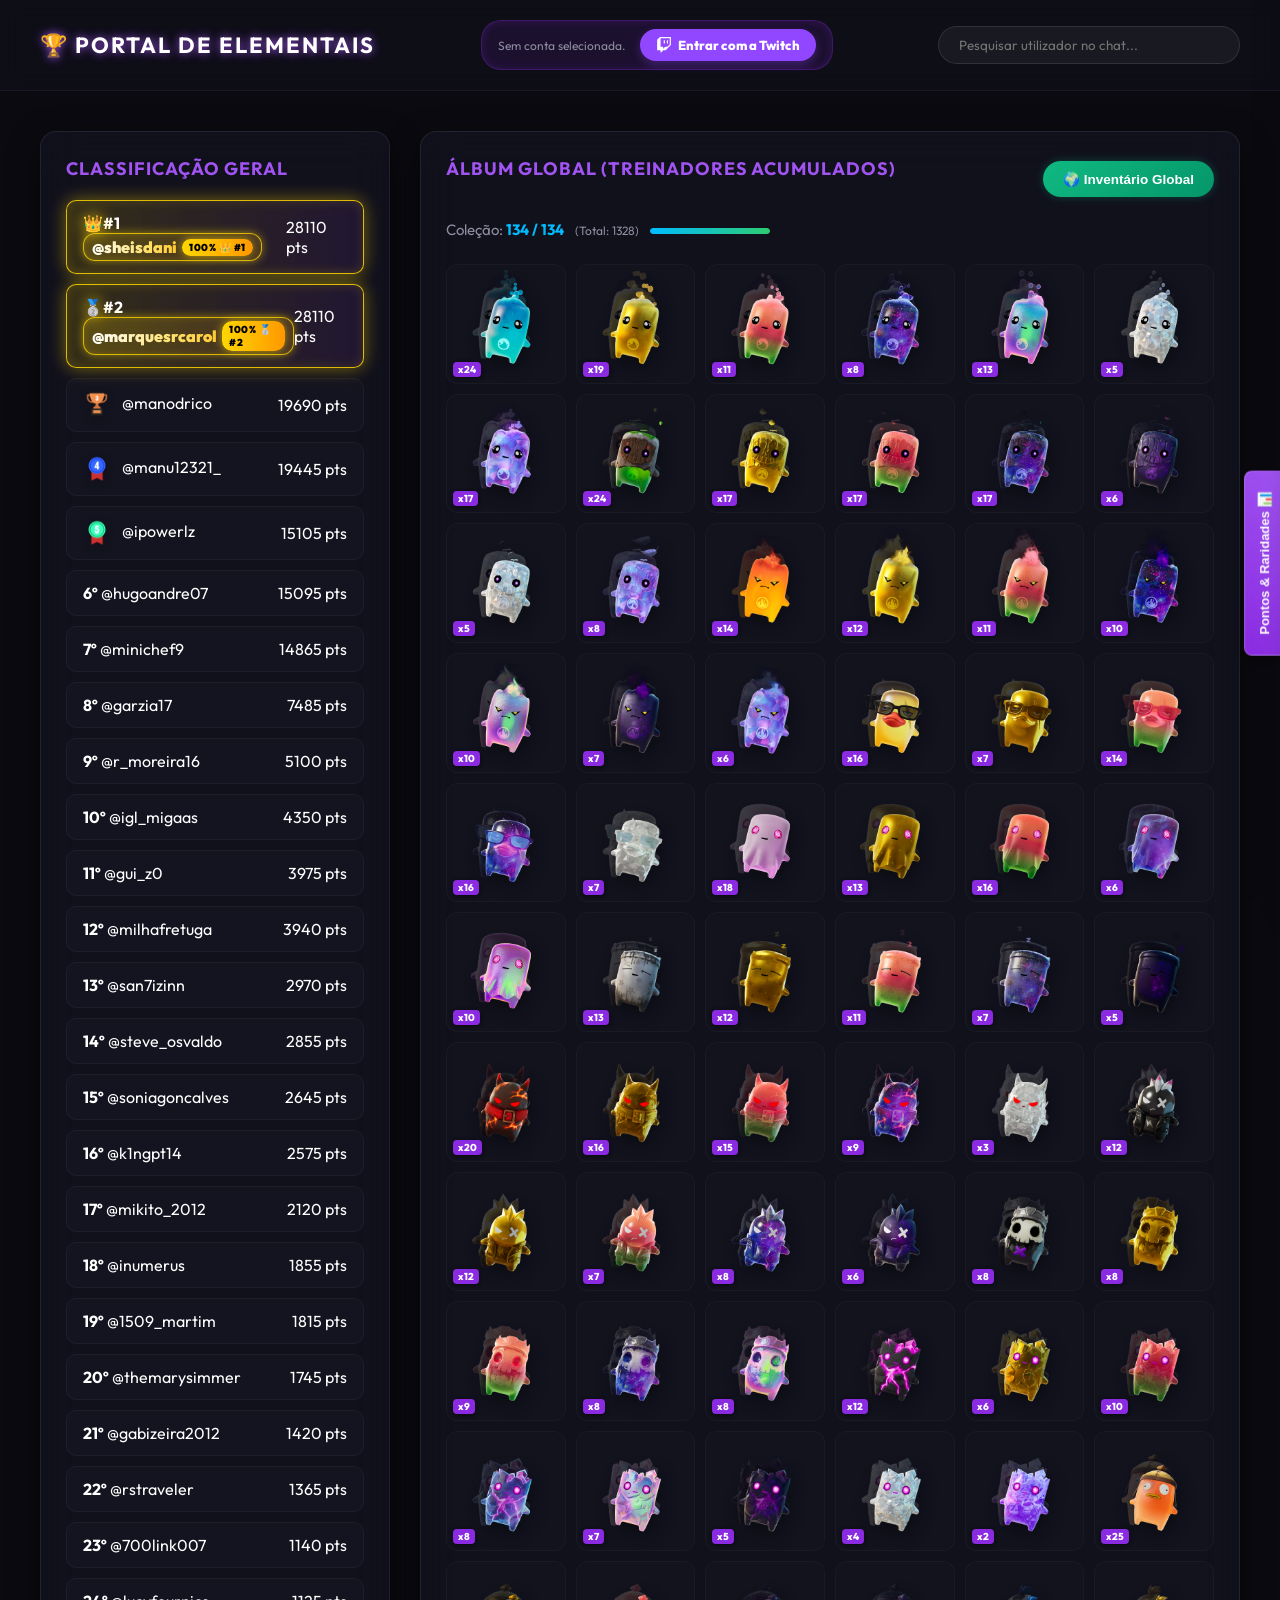
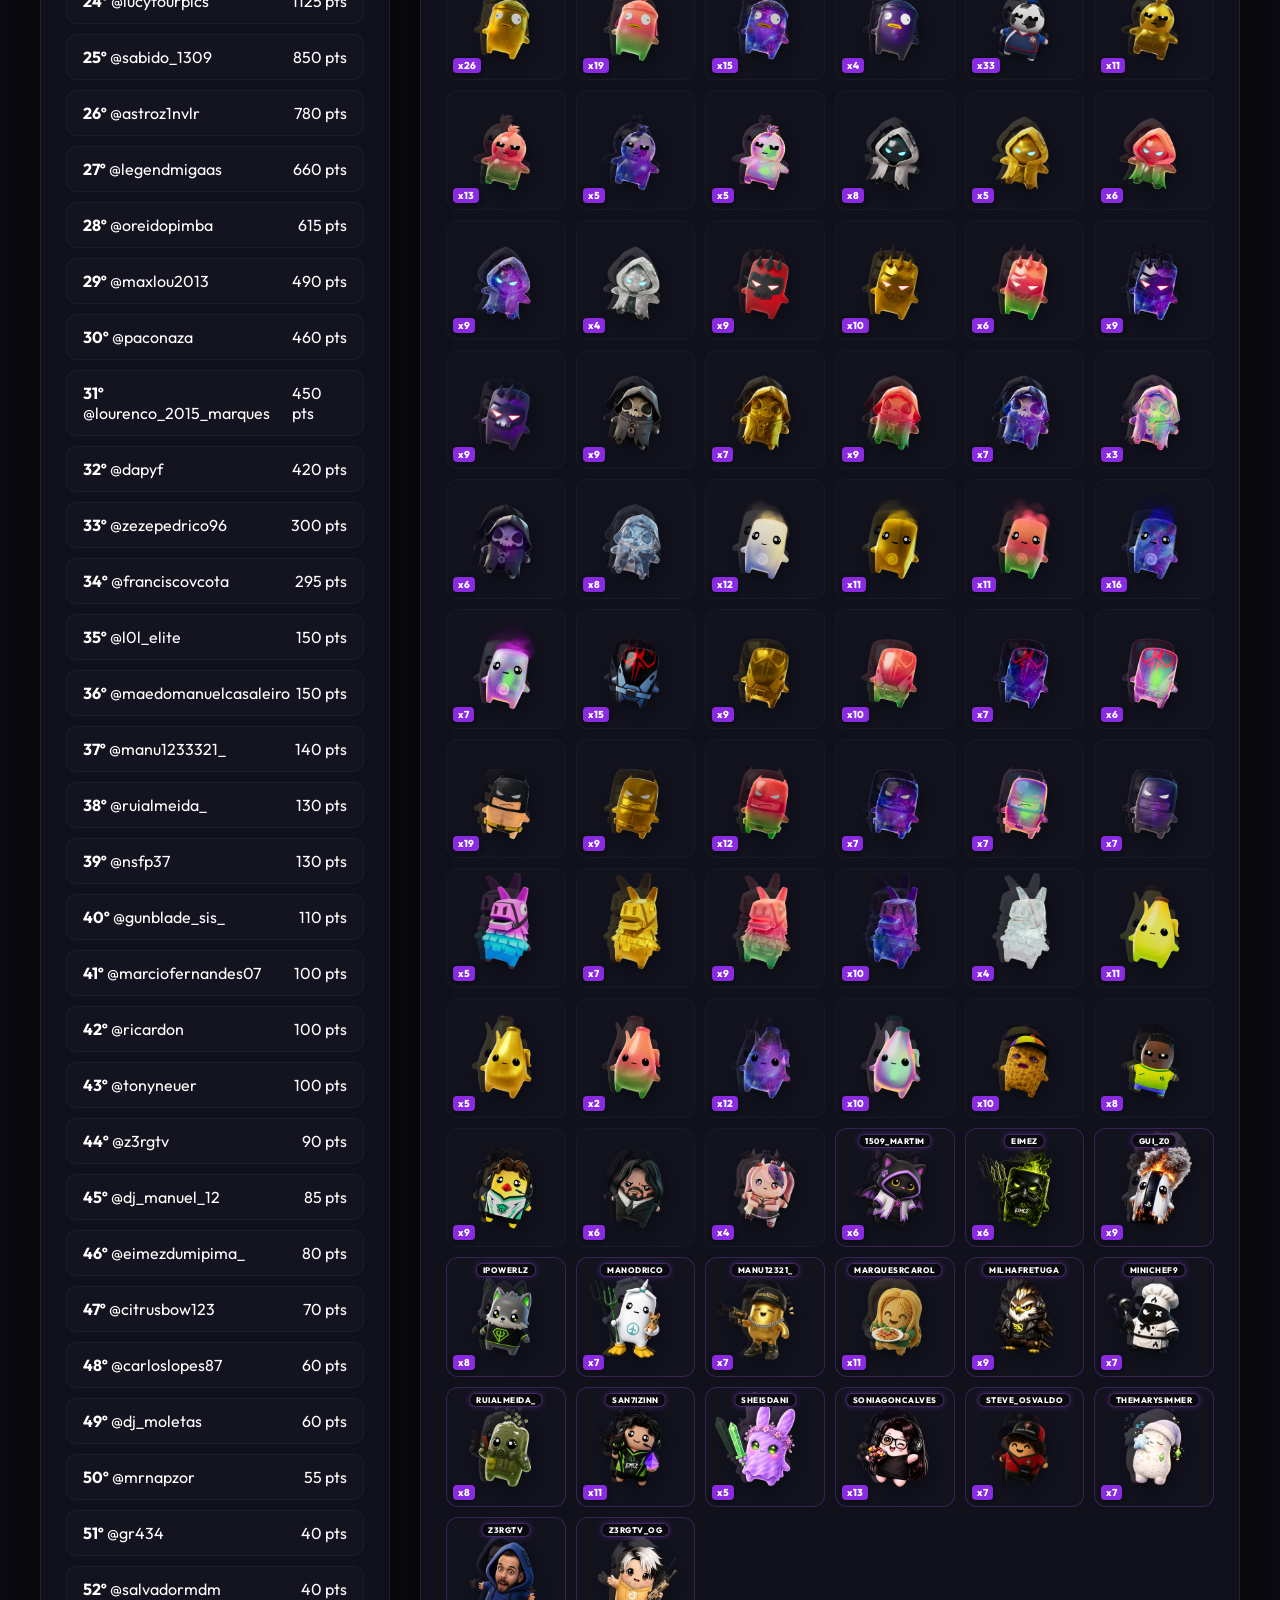
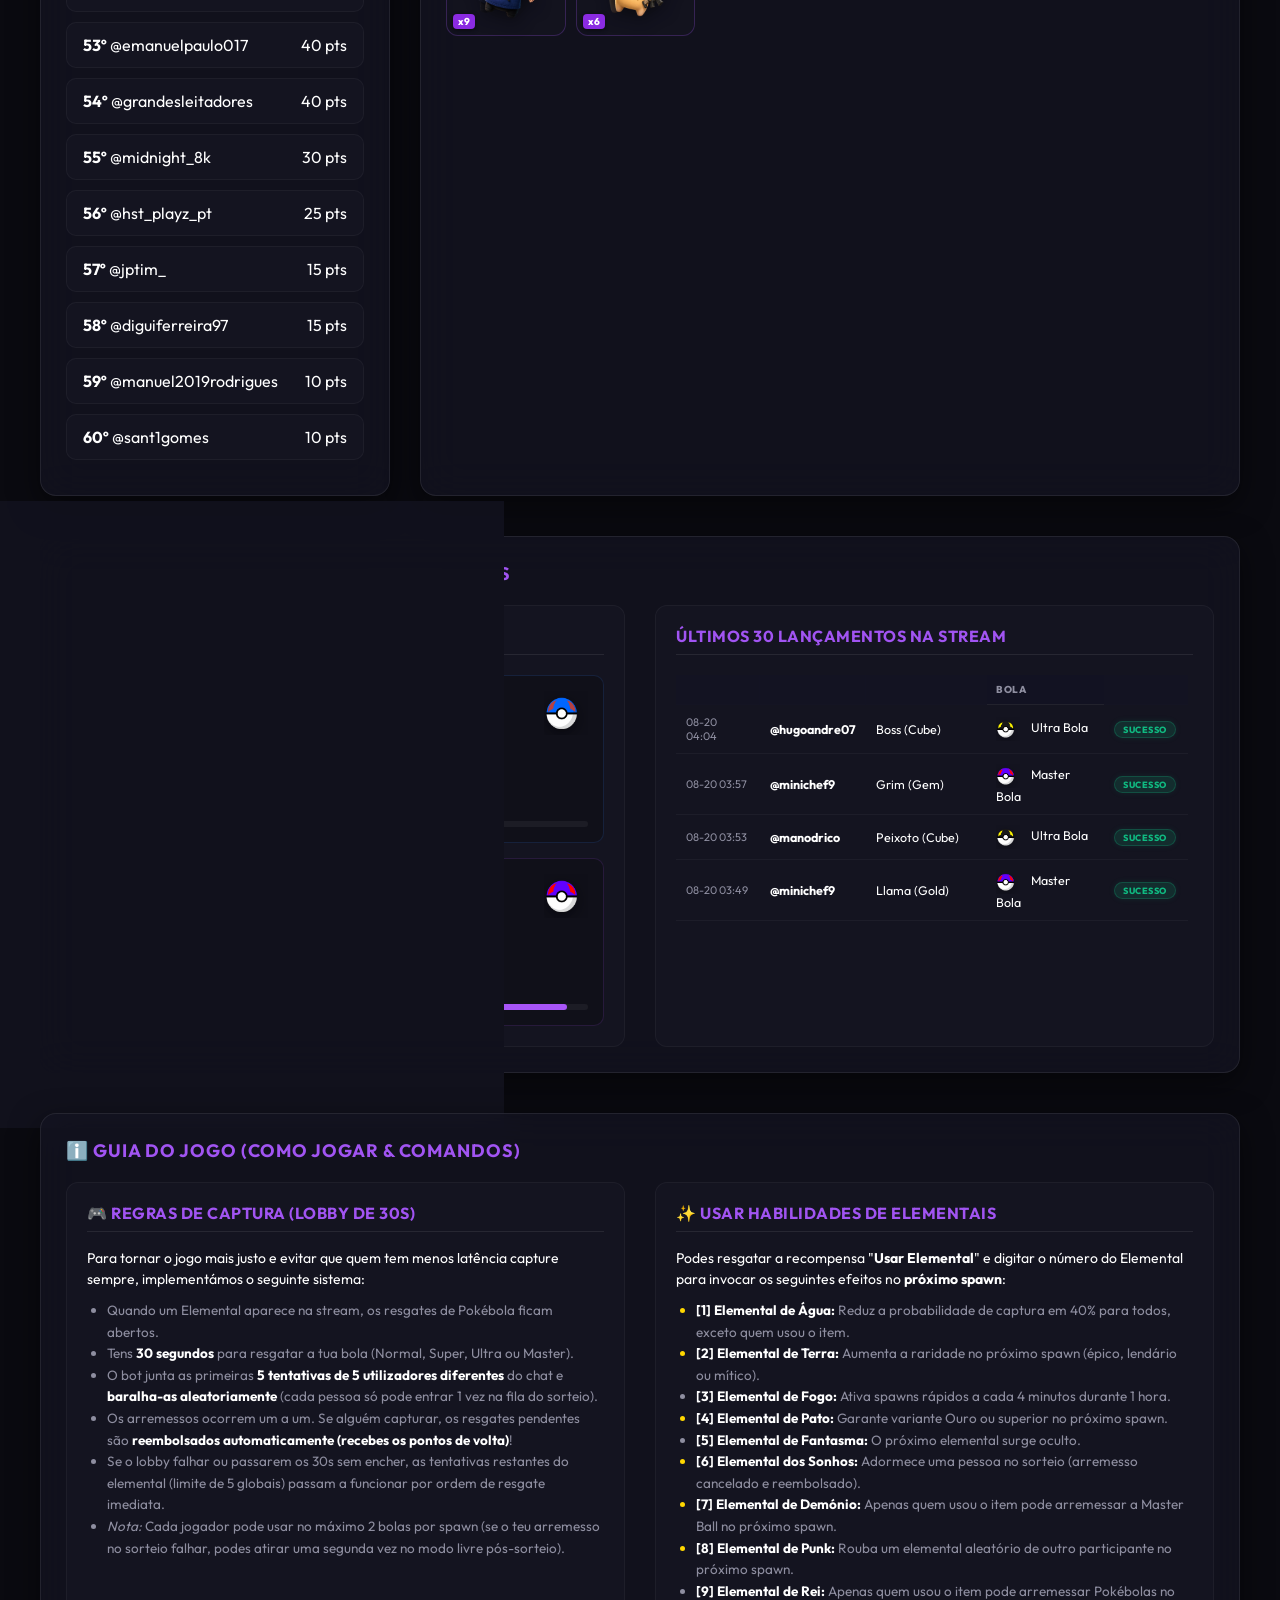
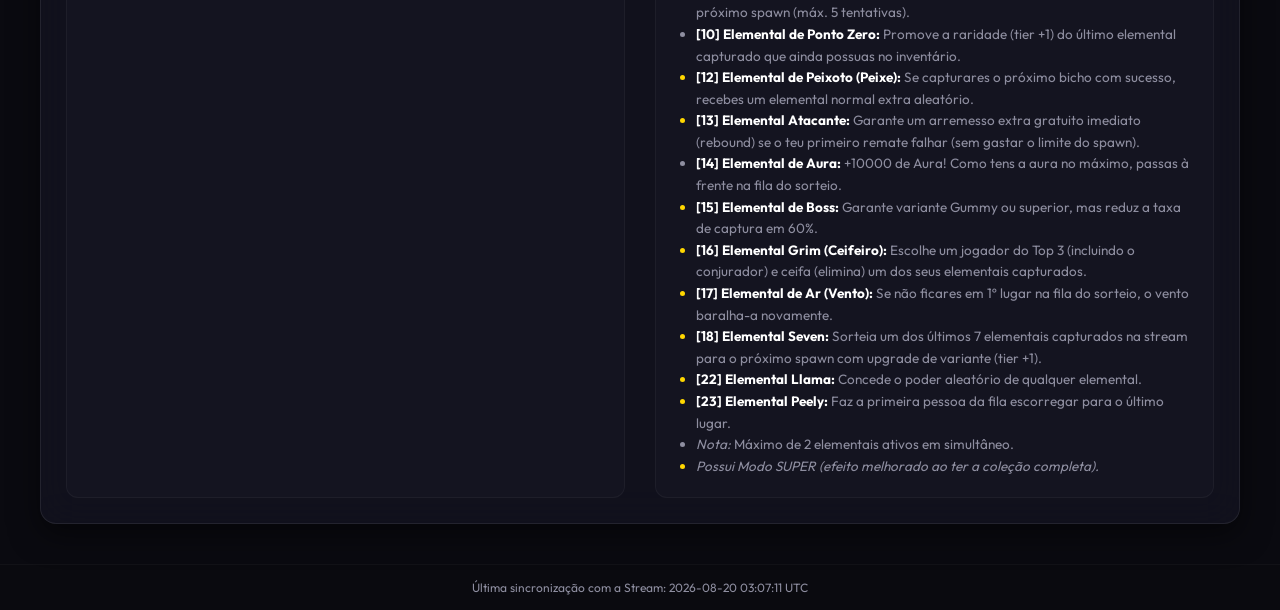
<file: index.html>
<!DOCTYPE html>
<html lang="pt">
<head>
    <meta charset="UTF-8">
    <meta name="viewport" content="width=device-width, initial-scale=1.0">
    <title>Portal de Elementais - Z3RGtv</title>
    <link rel="stylesheet" href="site_style.css?v=5.1">
</head>
<body>

    <header>
        <h1>🏆 PORTAL DE ELEMENTAIS</h1>
        <div id="my-profile-container" class="my-profile-container">
            <!-- Injetado pelo JS -->
        </div>
        <div class="search-container">
            <input type="text" id="search-input" placeholder="Pesquisar utilizador no chat...">
        </div>
    </header>

    <main class="main-container">
        <!-- Coluna Esquerda: Ranking -->
        <section class="ranking-section">
            <h2>Classificação Geral</h2>
            <div id="ranking-list" class="ranking-list">
                <!-- Injetado dinamicamente pelo JS -->
            </div>
        </section>

        <!-- Coluna Direita: Álbum de Cartas -->
        <section class="collection-section">
            <div class="collection-header-row">
                <h2 id="view-title">Seleciona um utilizador para ver a coleção</h2>
                <div class="collection-actions">
                    <button id="btn-ver-globais" class="btn-global">🌍 Inventário Global</button>
                    <button id="btn-propor-troca" class="btn hidden">Propor Troca 🔄</button>
                    <button id="btn-definir-conta" class="btn btn-secondary hidden">Esta é a minha Conta 👤</button>
                </div>
            </div>
            <p id="user-points-panel" class="hidden">
                <span id="user-points-label-container">Pontuação Total: <span id="user-points-val">0</span> pts <span class="divider">|</span></span> 
                Coleção: <strong id="user-progress-val" style="color: #00bcff;">0 / 0</strong>
                <span class="progress-bar-container">
                    <span id="user-progress-bar" class="progress-bar-fill"></span>
                </span>
            </p>
            
            <!-- Propostas pendentes para o utilizador atual -->
            <div id="propostas-pendentes-container" class="propostas-container hidden">
                <!-- Injetado pelo JS -->
            </div>

            <div id="site-grid" class="site-grid">
                <!-- Injetado dinamicamente pelo JS -->
            </div>
        </section>
    </main>

    <!-- Estatísticas & Histórico de Lançamentos -->
    <section class="stats-section">
        <h2>📊 Estatísticas e Histórico de Pokébolas</h2>
        <div class="stats-container">
            <!-- Painel de Cartões de Bolas -->
            <div class="stats-card">
                <h3>Taxa de Sucesso por Bola</h3>
                <div id="stats-balls-container" class="stats-balls-grid">
                    <!-- Gerado dinamicamente pelo JS -->
                </div>
            </div>

            <!-- Painel de Lançamentos Recentes -->
            <div class="stats-card">
                <h3>Últimos 30 Lançamentos na Stream</h3>
                <div class="stats-feed-wrapper">
                    <table class="tabela-recentes">
                        <thead>
                            <tr>
                                <th>Data/Hora</th>
                                <th>Utilizador</th>
                                <th>Elemental</th>
                                <th>Bola</th>
                                <th>Resultado</th>
                            </tr>
                        </thead>
                        <tbody id="stats-recent-feed">
                            <!-- Gerado dinamicamente pelo JS -->
                            <tr>
                                <td colspan="5" style="text-align: center; color: var(--text-muted); padding: 20px;">Nenhum lançamento registado ainda.</td>
                            </tr>
                        </tbody>
                    </table>
                </div>
            </div>
        </div>
    </section>

    <!-- Guia de Como Jogar & Habilidades -->
    <section class="instructions-section">
        <h2>ℹ️ Guia do Jogo (Como Jogar & Comandos)</h2>
        <div class="instructions-grid">
            <div class="instruction-card">
                <h3>🎮 Regras de Captura (Lobby de 30s)</h3>
                <p>Para tornar o jogo mais justo e evitar que quem tem menos latência capture sempre, implementámos o seguinte sistema:</p>
                <ul>
                    <li>Quando um Elemental aparece na stream, os resgates de Pokébola ficam abertos.</li>
                    <li>Tens <strong>30 segundos</strong> para resgatar a tua bola (Normal, Super, Ultra ou Master).</li>
                    <li>O bot junta as primeiras <strong>5 tentativas de 5 utilizadores diferentes</strong> do chat e <strong>baralha-as aleatoriamente</strong> (cada pessoa só pode entrar 1 vez na fila do sorteio).</li>
                    <li>Os arremessos ocorrem um a um. Se alguém capturar, os resgates pendentes são <strong>reembolsados automaticamente (recebes os pontos de volta)</strong>!</li>
                    <li>Se o lobby falhar ou passarem os 30s sem encher, as tentativas restantes do elemental (limite de 5 globais) passam a funcionar por ordem de resgate imediata.</li>
                    <li><em>Nota:</em> Cada jogador pode usar no máximo 2 bolas por spawn (se o teu arremesso no sorteio falhar, podes atirar uma segunda vez no modo livre pós-sorteio).</li>
                </ul>
            </div>
            <div class="instruction-card">
                <h3>✨ Usar Habilidades de Elementais</h3>
                <p>Podes resgatar a recompensa "<strong>Usar Elemental</strong>" e digitar o número do Elemental para invocar os seguintes efeitos no <strong>próximo spawn</strong>:</p>
                <ul>
                    <li class="super-item"><strong id="water-effect-label">[1] Elemental de Água:</strong> Reduz a probabilidade de captura em <span id="water-effect-percentage">40%</span> para todos, exceto quem usou o item.</li>
                    <li class="super-item"><strong id="earth-effect-label">[2] Elemental de Terra:</strong> Aumenta a raridade no próximo spawn (<span id="earth-effect-text">épico, lendário ou mítico</span>).</li>
                    <li><strong>[3] Elemental de Fogo:</strong> Ativa spawns rápidos a cada 4 minutos durante 1 hora.</li>
                    <li class="super-item"><strong id="duck-effect-label">[4] Elemental de Pato:</strong> Garante variante <span id="duck-effect-text">Ouro ou superior</span> no próximo spawn.</li>
                    <li><strong>[5] Elemental de Fantasma:</strong> O próximo elemental surge oculto.</li>
                    <li class="super-item"><strong id="sleepy-effect-label">[6] Elemental dos Sonhos:</strong> Adormece <span id="sleepy-effect-text">uma pessoa</span> no sorteio (arremesso cancelado e reembolsado).</li>
                    <li class="super-item"><strong id="demon-effect-label">[7] Elemental de Demónio:</strong> Apenas quem usou o item pode arremessar a <span id="demon-effect-text">Master Ball</span> no próximo spawn.</li>
                    <li class="super-item"><strong id="punk-effect-label">[8] Elemental de Punk:</strong> Rouba um elemental aleatório de <span id="punk-effect-text">outro participante</span> no próximo spawn.</li>
                    <li><strong>[9] Elemental de Rei:</strong> Apenas quem usou o item pode arremessar Pokébolas no próximo spawn (máx. 5 tentativas).</li>
                    <li><strong>[10] Elemental de Ponto Zero:</strong> Promove a raridade (tier +1) do último elemental capturado que ainda possuas no inventário.</li>
                    <li class="super-item"><strong id="peixe-effect-label">[12] Elemental de Peixoto (Peixe):</strong> Se capturares o próximo bicho com sucesso, recebes <span id="peixe-effect-text">um elemental normal extra</span> aleatório.</li>
                    <li class="super-item"><strong id="atacante-effect-label">[13] Elemental Atacante:</strong> Garante um arremesso extra gratuito imediato (<span id="atacante-effect-text">rebound</span>) se o teu primeiro remate falhar (sem gastar o limite do spawn).</li>
                    <li><strong>[14] Elemental de Aura:</strong> +10000 de Aura! Como tens a aura no máximo, passas à frente na fila do sorteio.</li>
                    <li class="super-item"><strong id="boss-effect-label">[15] Elemental de Boss:</strong> Garante variante <span id="boss-effect-text">Gummy ou superior</span>, mas reduz a taxa de captura em 60%.</li>
                    <li class="super-item"><strong id="grim-effect-label">[16] Elemental Grim (Ceifeiro):</strong> Escolhe <span id="grim-effect-text">um jogador do Top 3</span> (incluindo o conjurador) e ceifa (elimina) um dos seus elementais capturados.</li>
                    <li class="super-item"><strong id="vento-effect-label">[17] Elemental de Ar (Vento):</strong> Se não ficares em 1º lugar na fila do sorteio, o vento <span id="vento-effect-text">baralha-a novamente</span>.</li>
                    <li class="super-item"><strong id="seven-effect-label">[18] Elemental Seven:</strong> Sorteia um dos últimos 7 elementais capturados na stream para o próximo spawn com <span id="seven-effect-text">upgrade de variante (tier +1)</span>.</li>
                    <li class="super-item"><strong id="llama-effect-label">[22] Elemental Llama:</strong> Concede o <span id="llama-effect-text">poder aleatório de qualquer elemental</span>.</li>
                    <li class="super-item"><strong id="peely-effect-label">[23] Elemental Peely:</strong> Faz a <span id="peely-effect-text">primeira pessoa da fila</span> escorregar para o último lugar.</li>
                    <li><em>Nota:</em> Máximo de 2 elementais ativos em simultâneo.</li>
                    <li class="super-item"><em>Possui Modo SUPER (efeito melhorado ao ter a coleção completa).</em></li>
                </ul>
            </div>
        </div>
    </section>

    <footer id="update-timer">
        A carregar dados da stream...
        <!-- v1.2 - Seven (18), Llama (22), Peely (23) -->
    </footer>

    <!-- Modal do Assistente de Proposta de Troca -->
    <div id="modal-troca" class="modal hidden">
        <div class="modal-content">
            <span class="close-modal" id="btn-fechar-modal">&times;</span>
            <h2>Assistente de Troca 🔄</h2>
            <p class="modal-desc">Estás a propor uma troca a <strong id="modal-target-username">@jogador</strong>. Seleciona as cartas correspondentes:</p>
            
            <div class="troca-wizard-row">
                <!-- Lado Esquerdo: Eu ofereço -->
                <div class="wizard-side">
                    <h3>Eu Ofereço:</h3>
                    <div id="my-offer-card-selection" class="wizard-grid">
                        <!-- Minhas cartas disponíveis -->
                    </div>
                </div>

                <!-- Seta indicadora -->
                <div class="wizard-divider">➡️</div>

                <!-- Lado Direito: Ele dá / Seleção de Jogador -->
                <div class="wizard-side">
                    <h3 id="wizard-right-title">Eu Quero Receber:</h3>
                    
                    <!-- Bloco 1: Seleção de Jogador -->
                    <div id="modal-player-select-block" style="display: flex; flex-direction: column; flex: 1; min-height: 0;">
                        <div class="modal-search-box">
                            <input type="text" id="modal-search-player" placeholder="Pesquisar jogador...">
                        </div>
                        <div id="modal-player-list" class="modal-player-list">
                            <!-- Injetado pelo JS -->
                        </div>
                    </div>

                    <!-- Bloco 2: Grelha de Elementais do Jogador Alvo -->
                    <div id="modal-target-cards-block" class="hidden" style="display: flex; flex-direction: column; flex: 1; min-height: 0;">
                        <div class="modal-target-header">
                            <span id="modal-active-target-label">Cartas de @jogador</span>
                            <button id="btn-modal-mudar-jogador" class="btn btn-secondary btn-sm" style="padding: 3px 8px; font-size: 11px;">Mudar 🔄</button>
                        </div>
                        <div id="target-request-card-selection" class="wizard-grid">
                            <!-- Cartas dele disponíveis -->
                        </div>
                    </div>
                </div>
            </div>

            <!-- Resumo e Comando Twitch -->
            <div id="troca-resumo-container" class="troca-resumo hidden">
                <div class="resumo-visual">
                    <div class="resumo-item">
                        <span class="resumo-label">Tu dás:</span>
                        <div id="resumo-oferecido-img" class="resumo-card-preview"></div>
                        <span id="resumo-oferecido-nome">Elemental A</span>
                    </div>
                    <div class="resumo-vs">🔄</div>
                    <div class="resumo-item">
                        <span class="resumo-label">Tu recebes:</span>
                        <div id="resumo-pedido-img" class="resumo-card-preview"></div>
                        <span id="resumo-pedido-nome">Elemental B</span>
                    </div>
                </div>
                
                <div class="twitch-command-box">
                    <p class="twitch-desc">Copia o comando abaixo, vai ao chat da Twitch e resgata o prémio <strong>"Trocar Elemental"</strong> colando o seguinte texto:</p>
                    <div class="command-input-row">
                        <input type="text" id="twitch-command-input" readonly value="">
                        <button id="btn-copiar-comando" class="btn btn-primary">Copiar 📋</button>
                    </div>
                </div>
            </div>
        </div>
    </div>

    <!-- Botão flutuante para a tabela de pontos -->
    <button id="btn-abrir-sidebar" class="btn-sidebar-toggle">Pontos & Raridades 📊</button>

    <!-- Painel Lateral (Sidebar) Retrátil -->
    <div id="sidebar-pontos" class="sidebar-panel">
        <div class="sidebar-header">
            <h3>Pontos & Raridades 📊</h3>
            <button id="btn-fechar-sidebar" class="close-sidebar">&times;</button>
        </div>
        <div class="sidebar-body">
            <p class="sidebar-info">Lista oficial de pontos atribuídos por captura de cada espécie e variante (Variantes <b>Quack - Qk.</b> são desbloqueadas por marcos de 20, 40, 75 e 100 capturas):</p>
            <table class="tabela-pontos-calc">
                <thead>
                    <tr>
                        <th>Espécie</th>
                        <th>Raridade</th>
                        <th>N.</th>
                        <th>Go.</th>
                        <th>Gu.</th>
                        <th>Ga.</th>
                        <th>Ho.</th>
                        <th>Cu.</th>
                        <th>Ge.</th>
                        <th>Qk.</th>
                    </tr>
                </thead>
                <tbody>
                    <!-- RAROS -->
                    <tr class="rarity-raro">
                        <td>💧 Água</td>
                        <td class="badge-raro">Raro</td>
                        <td class="col-normal">10</td>
                        <td class="col-gold">30</td>
                        <td class="col-gummy">60</td>
                        <td class="col-galaxy">150</td>
                        <td class="col-holo">250</td>
                        <td style="opacity: 0.4;">-</td>
                        <td class="col-gem" style="color: #00e5ff; font-weight: bold;">350</td>
                        <td class="col-quack" style="color: #ffe600; font-weight: bold;">300</td>
                    </tr>
                    <tr class="rarity-raro">
                        <td>🪨 Terra</td>
                        <td class="badge-raro">Raro</td>
                        <td class="col-normal">10</td>
                        <td class="col-gold">30</td>
                        <td class="col-gummy">60</td>
                        <td class="col-galaxy">150</td>
                        <td style="opacity: 0.4;">-</td>
                        <td class="col-cube">250</td>
                        <td class="col-gem" style="color: #00e5ff; font-weight: bold;">350</td>
                        <td class="col-quack" style="color: #ffe600; font-weight: bold;">300</td>
                    </tr>
                    <tr class="rarity-raro">
                        <td>🔥 Fogo</td>
                        <td class="badge-raro">Raro</td>
                        <td class="col-normal">10</td>
                        <td class="col-gold">30</td>
                        <td class="col-gummy">60</td>
                        <td class="col-galaxy">150</td>
                        <td class="col-holo">250</td>
                        <td class="col-cube">250</td>
                        <td style="opacity: 0.4;">-</td>
                        <td class="col-quack" style="color: #ffe600; font-weight: bold;">300</td>
                    </tr>
                    <tr class="rarity-raro">
                        <td>🐟 Peixoto</td>
                        <td class="badge-raro">Raro</td>
                        <td class="col-normal">10</td>
                        <td class="col-gold">30</td>
                        <td class="col-gummy">60</td>
                        <td class="col-galaxy">150</td>
                        <td style="opacity: 0.4;">-</td>
                        <td class="col-cube">250</td>
                        <td style="opacity: 0.4;">-</td>
                        <td style="opacity: 0.4;">-</td>
                    </tr>
                    <tr class="rarity-raro">
                        <td>🌪️ Ar</td>
                        <td class="badge-raro">Raro</td>
                        <td class="col-normal">10</td>
                        <td class="col-gold">30</td>
                        <td class="col-gummy">60</td>
                        <td class="col-galaxy">150</td>
                        <td class="col-holo">250</td>
                        <td style="opacity: 0.4;">-</td>
                        <td style="opacity: 0.4;">-</td>
                        <td style="opacity: 0.4;">-</td>
                    </tr>

                    <!-- ÉPICOS -->
                    <tr class="rarity-epico">
                        <td>🦆 Pato</td>
                        <td class="badge-epico">Épico</td>
                        <td class="col-normal">15</td>
                        <td class="col-gold">40</td>
                        <td class="col-gummy">90</td>
                        <td class="col-galaxy">200</td>
                        <td style="opacity: 0.4;">-</td>
                        <td style="opacity: 0.4;">-</td>
                        <td class="col-gem" style="color: #00e5ff; font-weight: bold;">450</td>
                        <td style="opacity: 0.4;">-</td>
                    </tr>
                    <tr class="rarity-epico">
                        <td>👻 Fantasma</td>
                        <td class="badge-epico">Épico</td>
                        <td class="col-normal">15</td>
                        <td class="col-gold">40</td>
                        <td class="col-gummy">90</td>
                        <td class="col-galaxy">200</td>
                        <td class="col-holo">350</td>
                        <td style="opacity: 0.4;">-</td>
                        <td style="opacity: 0.4;">-</td>
                        <td style="opacity: 0.4;">-</td>
                    </tr>
                    <tr class="rarity-epico">
                        <td>😈 Demónio</td>
                        <td class="badge-epico">Épico</td>
                        <td class="col-normal">15</td>
                        <td class="col-gold">40</td>
                        <td class="col-gummy">90</td>
                        <td class="col-galaxy">200</td>
                        <td style="opacity: 0.4;">-</td>
                        <td style="opacity: 0.4;">-</td>
                        <td class="col-gem" style="color: #00e5ff; font-weight: bold;">450</td>
                        <td style="opacity: 0.4;">-</td>
                    </tr>
                    <tr class="rarity-epico">
                        <td>👑 Rei</td>
                        <td class="badge-epico">Épico</td>
                        <td class="col-normal">15</td>
                        <td class="col-gold">40</td>
                        <td class="col-gummy">90</td>
                        <td class="col-galaxy">200</td>
                        <td class="col-holo">350</td>
                        <td style="opacity: 0.4;">-</td>
                        <td style="opacity: 0.4;">-</td>
                        <td style="opacity: 0.4;">-</td>
                    </tr>
                    <tr class="rarity-epico">
                        <td>⚽ Atacante</td>
                        <td class="badge-epico">Épico</td>
                        <td class="col-normal">15</td>
                        <td class="col-gold">40</td>
                        <td class="col-gummy">90</td>
                        <td class="col-galaxy">200</td>
                        <td class="col-holo">350</td>
                        <td style="opacity: 0.4;">-</td>
                        <td style="opacity: 0.4;">-</td>
                        <td style="opacity: 0.4;">-</td>
                    </tr>
                    <tr class="rarity-epico">
                        <td>✨ Aura</td>
                        <td class="badge-epico">Épico</td>
                        <td class="col-normal">15</td>
                        <td class="col-gold">40</td>
                        <td class="col-gummy">90</td>
                        <td class="col-galaxy">200</td>
                        <td style="opacity: 0.4;">-</td>
                        <td style="opacity: 0.4;">-</td>
                        <td class="col-gem" style="color: #00e5ff; font-weight: bold;">450</td>
                        <td style="opacity: 0.4;">-</td>
                    </tr>

                    <!-- LENDÁRIOS -->
                    <tr class="rarity-lendario">
                        <td>💤 Dos Sonhos</td>
                        <td class="badge-lendario">Lendário</td>
                        <td class="col-normal">30</td>
                        <td class="col-gold">75</td>
                        <td class="col-gummy">150</td>
                        <td class="col-galaxy">300</td>
                        <td style="opacity: 0.4;">-</td>
                        <td class="col-cube">500</td>
                        <td style="opacity: 0.4;">-</td>
                        <td style="opacity: 0.4;">-</td>
                    </tr>
                    <tr class="rarity-lendario">
                        <td>🎸 Punk</td>
                        <td class="badge-lendario">Lendário</td>
                        <td class="col-normal">30</td>
                        <td class="col-gold">75</td>
                        <td class="col-gummy">150</td>
                        <td class="col-galaxy">300</td>
                        <td style="opacity: 0.4;">-</td>
                        <td class="col-cube">500</td>
                        <td style="opacity: 0.4;">-</td>
                        <td style="opacity: 0.4;">-</td>
                    </tr>
                    <tr class="rarity-lendario">
                        <td>👑 Boss</td>
                        <td class="badge-lendario">Lendário</td>
                        <td class="col-normal">30</td>
                        <td class="col-gold">75</td>
                        <td class="col-gummy">150</td>
                        <td class="col-galaxy">300</td>
                        <td style="opacity: 0.4;">-</td>
                        <td class="col-cube">500</td>
                        <td style="opacity: 0.4;">-</td>
                        <td style="opacity: 0.4;">-</td>
                    </tr>
                    <tr class="rarity-lendario">
                        <td>⚡ Seven</td>
                        <td class="badge-lendario">Lendário</td>
                        <td class="col-normal">30</td>
                        <td class="col-gold">75</td>
                        <td class="col-gummy">150</td>
                        <td class="col-galaxy">300</td>
                        <td class="col-holo">500</td>
                        <td style="opacity: 0.4;">-</td>
                        <td style="opacity: 0.4;">-</td>
                        <td style="opacity: 0.4;">-</td>
                    </tr>
                    <tr class="rarity-lendario">
                        <td>🦙 Llama</td>
                        <td class="badge-lendario">Lendário</td>
                        <td class="col-normal">30</td>
                        <td class="col-gold">75</td>
                        <td class="col-gummy">150</td>
                        <td class="col-galaxy">300</td>
                        <td style="opacity: 0.4;">-</td>
                        <td style="opacity: 0.4;">-</td>
                        <td class="col-gem" style="color: #00e5ff; font-weight: bold;">650</td>
                        <td style="opacity: 0.4;">-</td>
                    </tr>
                    <tr class="rarity-lendario">
                        <td>🍌 Peely</td>
                        <td class="badge-lendario">Lendário</td>
                        <td class="col-normal">30</td>
                        <td class="col-gold">75</td>
                        <td class="col-gummy">150</td>
                        <td class="col-galaxy">300</td>
                        <td class="col-holo">500</td>
                        <td style="opacity: 0.4;">-</td>
                        <td style="opacity: 0.4;">-</td>
                        <td style="opacity: 0.4;">-</td>
                    </tr>

                    <!-- MÍTICOS -->
                    <tr class="rarity-mitico">
                        <td>🌌 Ponto Zero</td>
                        <td class="badge-mitico">Mítico</td>
                        <td class="col-normal">50</td>
                        <td class="col-gold">120</td>
                        <td class="col-gummy">250</td>
                        <td class="col-galaxy">500</td>
                        <td class="col-holo">800</td>
                        <td class="col-cube">800</td>
                        <td class="col-gem" style="color: #00e5ff; font-weight: bold;">850</td>
                        <td class="col-quack" style="color: #ffe600; font-weight: bold;">900</td>
                    </tr>
                    <tr class="rarity-mitico">
                        <td>💀 Grim</td>
                        <td class="badge-mitico">Mítico</td>
                        <td class="col-normal">50</td>
                        <td class="col-gold">120</td>
                        <td class="col-gummy">250</td>
                        <td class="col-galaxy">500</td>
                        <td class="col-holo">800</td>
                        <td class="col-cube">800</td>
                        <td class="col-gem" style="color: #00e5ff; font-weight: bold;">850</td>
                        <td style="opacity: 0.4;">-</td>
                    </tr>
                    <tr class="rarity-mitico">
                        <td>🦇 Batman</td>
                        <td class="badge-mitico">Mítico</td>
                        <td class="col-normal">50</td>
                        <td class="col-gold">120</td>
                        <td class="col-gummy">250</td>
                        <td class="col-galaxy">500</td>
                        <td class="col-holo">800</td>
                        <td class="col-cube">800</td>
                        <td style="opacity: 0.4;">-</td>
                        <td style="opacity: 0.4;">-</td>
                    </tr>

                    <!-- ESPECIAIS (FIXO) -->
                    <tr class="rarity-especial">
                        <td>🥜 BurntPeanut</td>
                        <td class="badge-mitico">Especial</td>
                        <td colspan="8" style="text-align: center; font-weight: bold; color: #a154f2;">100 pts (Fixo)</td>
                    </tr>
                    <tr class="rarity-especial">
                        <td>⚽ Vini JR</td>
                        <td class="badge-mitico">Especial</td>
                        <td colspan="8" style="text-align: center; font-weight: bold; color: #a154f2;">100 pts (Fixo)</td>
                    </tr>
                    <tr class="rarity-especial">
                        <td>🍕 Pollo</td>
                        <td class="badge-mitico">Especial</td>
                        <td colspan="8" style="text-align: center; font-weight: bold; color: #a154f2;">100 pts (Fixo)</td>
                    </tr>
                    <tr class="rarity-especial">
                        <td>🕶️ John Wick</td>
                        <td class="badge-mitico">Especial</td>
                        <td colspan="8" style="text-align: center; font-weight: bold; color: #a154f2;">100 pts (Fixo)</td>
                    </tr>
                    <tr class="rarity-especial">
                        <td>🐭 Ironmouse</td>
                        <td class="badge-mitico">Especial</td>
                        <td colspan="8" style="text-align: center; font-weight: bold; color: #a154f2;">100 pts (Fixo)</td>
                    </tr>
                    <tr class="rarity-especial">
                        <td>👥 Viewers (Users)</td>
                        <td class="badge-mitico">Especial</td>
                        <td colspan="8" style="text-align: center; font-weight: bold; color: #a154f2;">100 pts (Fixo)</td>
                    </tr>
                </tbody>
            </table>
        </div>
    </div>

    <!-- Modal de Possuidores (Quem tem esta carta) -->
    <div id="modal-owners" class="modal hidden">
        <div class="modal-content" style="max-width: 400px;">
            <span class="close-modal" id="btn-fechar-modal-owners">&times;</span>
            <h3 id="modal-owners-title" style="color: #a154f2; margin-top: 0; font-size: 16px;">Treinadores que possuem</h3>
            <p class="modal-desc" style="margin-bottom: 12px; font-size: 11.5px;">Lista de todos os jogadores com esta carta no inventário:</p>
            <div id="modal-owners-list" style="max-height: 300px; overflow-y: auto; margin-top: 10px; display: flex; flex-direction: column; gap: 8px;">
                <!-- Preenchido via JS -->
            </div>
        </div>
    </div>

    <script src="site.js?v=6.5"></script>
</body>
</html>
</file>
<file: site_style.css>
@import url('https://fonts.googleapis.com/css2?family=Outfit:wght=600;800&display=swap');

:root {
    --bg-dark: #0a0a10;
    --panel-dark: rgba(20, 20, 35, 0.7);
    --primary: #8a2be2;
    --accent: #a154f2;
    --text-muted: #8e8ea0;
}

.instruction-card li.super-item::marker {
    color: #ffd700;
}

body {
    margin: 0;
    padding: 0;
    background-color: var(--bg-dark);
    color: #fff;
    font-family: 'Outfit', sans-serif;
    display: flex;
    flex-direction: column;
    min-height: 100vh;
}

header {
    display: flex;
    justify-content: space-between;
    align-items: center;
    padding: 20px 40px;
    background: rgba(15, 15, 25, 0.8);
    border-bottom: 1px solid rgba(255,255,255,0.05);
    backdrop-filter: blur(10px);
}

h1 {
    font-size: 22px;
    letter-spacing: 2px;
    margin: 0;
    text-shadow: 0 0 10px var(--accent);
}

.search-container input {
    background: rgba(255,255,255,0.05);
    border: 1px solid rgba(255,255,255,0.1);
    padding: 10px 20px;
    border-radius: 30px;
    color: white;
    font-family: inherit;
    width: 260px;
    transition: all 0.3s ease;
}

.search-container input:focus {
    outline: none;
    border-color: var(--primary);
    box-shadow: 0 0 15px rgba(138, 43, 226, 0.3);
    background: rgba(255,255,255,0.08);
}

.main-container {
    display: grid;
    grid-template-columns: 350px 1fr;
    gap: 30px;
    padding: 40px;
    flex: 1;
}

.ranking-section, .collection-section {
    background: var(--panel-dark);
    border: 1px solid rgba(255,255,255,0.08);
    border-radius: 16px;
    padding: 25px;
    backdrop-filter: blur(20px);
    box-shadow: 0 10px 30px rgba(0,0,0,0.5);
}

h2 {
    font-size: 18px;
    text-transform: uppercase;
    letter-spacing: 1px;
    margin-top: 0;
    margin-bottom: 20px;
    color: var(--accent);
}

.ranking-list {
    display: flex;
    flex-direction: column;
}

.ranking-item {
    display: flex;
    justify-content: space-between;
    align-items: center;
    padding: 12px 16px;
    background: rgba(255,255,255,0.02);
    border: 1px solid rgba(255,255,255,0.04);
    border-radius: 10px;
    margin-bottom: 10px;
    cursor: pointer;
    transition: all 0.2s ease;
}

.ranking-item:hover, .ranking-item.active {
    background: rgba(138, 43, 226, 0.15);
    border-color: var(--primary);
    transform: translateX(5px);
}

.ranking-item.my-account {
    border-color: rgba(241, 196, 15, 0.45);
    background: rgba(241, 196, 15, 0.05);
    box-shadow: 0 0 10px rgba(241, 196, 15, 0.12), inset 0 0 8px rgba(241, 196, 15, 0.03);
}

.ranking-item.my-account:hover, .ranking-item.my-account.active {
    background: rgba(241, 196, 15, 0.12);
    box-shadow: 0 0 15px rgba(241, 196, 15, 0.25), inset 0 0 10px rgba(241, 196, 15, 0.08);
}

.my-account-badge {
    background: linear-gradient(135deg, #f1c40f, #d35400);
    color: #111111;
    font-size: 10px;
    font-weight: 800;
    padding: 2px 6px;
    border-radius: 12px;
    margin-left: 6px;
    display: inline-block;
    vertical-align: middle;
    text-transform: uppercase;
    box-shadow: 0 0 6px rgba(241, 196, 15, 0.4);
    letter-spacing: 0.5px;
}

.rank-badge-img {
    height: 28px;
    width: auto;
    max-width: 32px;
    object-fit: contain;
    vertical-align: middle;
    margin-right: 8px;
    filter: drop-shadow(0 2px 4px rgba(0,0,0,0.3));
}

#user-points-panel {
    font-size: 15px;
    color: var(--text-muted);
    margin-bottom: 25px;
}

#user-points-val {
    color: #fff;
    font-weight: 800;
}

.site-grid {
    display: grid;
    grid-template-columns: repeat(auto-fill, minmax(110px, 1fr));
    gap: 10px;
}

.grid-item {
    position: relative;
    aspect-ratio: 1;
    background: rgba(255,255,255,0.01);
    border-radius: 12px;
    display: flex;
    justify-content: center;
    align-items: center;
    padding: 10px;
    border: 1px solid rgba(255,255,255,0.03);
    transition: transform 0.2s cubic-bezier(0.175, 0.885, 0.32, 1.275), border-color 0.2s, box-shadow 0.2s;
    cursor: pointer;
}

.grid-item:hover {
    transform: scale(1.08);
    box-shadow: 0 0 15px var(--accent);
    z-index: 5;
}

.grid-item.selected {
    transform: scale(1.12);
    border-color: #00ffcc !important;
    box-shadow: 0 0 20px #00ffcc;
    z-index: 10;
}

.grid-item img {
    max-width: 90%;
    max-height: 90%;
    filter: drop-shadow(0 4px 8px rgba(0,0,0,0.5));
}

.grid-item.not-owned img {
    filter: grayscale(1) opacity(0.12);
}

.grid-item.stacked img.card-back {
    position: absolute;
    transform: translate(-6px, -6px) rotate(-6deg) scale(0.95);
    opacity: 0.4;
    filter: brightness(0.6) grayscale(0.3);
}

.grid-item .qty-badge {
    position: absolute;
    bottom: 6px;
    left: 6px;
    background: var(--primary);
    color: white;
    font-size: 10px;
    font-weight: 800;
    padding: 1px 5px;
    border-radius: 4px;
    box-shadow: 0 1px 4px rgba(0,0,0,0.6);
}

.grid-item.user-slot {
    border-color: rgba(161, 84, 242, 0.25);
}

.grid-item.creator-glow {
    border-color: #ff9900 !important;
    box-shadow: 0 0 10px rgba(255, 153, 0, 0.5), inset 0 0 8px rgba(255, 153, 0, 0.15);
    animation: creatorGlowPulse 2.5s infinite ease-in-out;
}

@keyframes creatorGlowPulse {
    0% {
        box-shadow: 0 0 8px rgba(255, 153, 0, 0.4), inset 0 0 5px rgba(255, 153, 0, 0.1);
        border-color: #ff9900 !important;
    }
    50% {
        box-shadow: 0 0 18px rgba(255, 153, 0, 0.8), inset 0 0 12px rgba(255, 153, 0, 0.3);
        border-color: #ffbb00 !important;
    }
    100% {
        box-shadow: 0 0 8px rgba(255, 153, 0, 0.4), inset 0 0 5px rgba(255, 153, 0, 0.1);
        border-color: #ff9900 !important;
    }
}

.user-name-tag {
    position: absolute;
    top: 5px;
    left: 50%;
    transform: translateX(-50%);
    font-size: 8px;
    font-weight: 800;
    color: #fff;
    background: rgba(10, 10, 15, 0.85);
    padding: 1px 6px;
    border-radius: 6px;
    border: 1px solid rgba(161, 84, 242, 0.4);
    box-shadow: 0 0 6px rgba(161, 84, 242, 0.3);
    max-width: 80%;
    overflow: hidden;
    text-overflow: ellipsis;
    white-space: nowrap;
    text-transform: uppercase;
    letter-spacing: 0.5px;
}

footer {
    text-align: center;
    padding: 15px;
    font-size: 12px;
    color: var(--text-muted);
    background: rgba(10,10,15,0.9);
    border-top: 1px solid rgba(255,255,255,0.03);
}

/* =========================================================================
   📱 NOVO CIRCUITO MOBILE: TOP 5 VERTICAL & GRIFE DE ELEMENTOS (4 COLUNAS)
   ========================================================================= */
@media (max-width: 850px) {
    header {
        flex-direction: column;
        gap: 15px;
        padding: 20px;
        text-align: center;
    }

    .search-container {
        width: 100%;
    }

    .search-container input {
        width: 100%;
        box-sizing: border-box;
    }

    .main-container {
        grid-template-columns: 1fr; /* Transforma as duas colunas em linhas verticais */
        gap: 25px;
        padding: 15px;
    }

    .ranking-section {
        padding: 15px;
    }

    /* Força a lista a manter-se estritamente vertical */
    .ranking-list {
        flex-direction: column;
        gap: 0;
        overflow-x: visible;
    }

    /* TRANCA DO TOP 5: Esconde automaticamente qualquer linha a partir do 6º lugar */
    .ranking-list .ranking-item:nth-child(n+6) {
        display: none !important;
    }

    .ranking-item {
        padding: 12px 16px;
        font-size: 15px;
        margin-bottom: 8px;
    }
    
    .ranking-item:hover, .ranking-item.active {
        transform: translateX(0);
        background: rgba(138, 43, 226, 0.2);
    }

    .collection-section {
        padding: 15px;
    }

    /* MATRIZ DE ELEMENTOS: Fixa exatamente 4 colunas no ecrã do telemóvel.
       Como cada bicho tem 4 variantes, cada família ganha uma linha horizontal perfeita! */
    .site-grid {
        grid-template-columns: repeat(4, 1fr) !important;
        gap: 6px;
    }

    .grid-item {
        padding: 4px;
        border-radius: 6px;
    }

    .grid-item img {
        max-width: 95%;
        max-height: 95%;
    }

    .grid-item .qty-badge {
        font-size: 8px;
        bottom: 3px;
        left: 3px;
        padding: 0px 3px;
    }

    .grid-item.stacked img.card-back {
        transform: translate(-3px, -3px) rotate(-4deg) scale(0.95);
    }
}

/* =========================================================================
   ℹ️ ESTILOS DA SECÇÃO DE INSTRUÇÕES (GLASSMORPHISM PREMIUM)
   ========================================================================= */
.instructions-section {
    background: var(--panel-dark);
    border: 1px solid rgba(255,255,255,0.08);
    border-radius: 16px;
    padding: 25px;
    backdrop-filter: blur(20px);
    box-shadow: 0 10px 30px rgba(0,0,0,0.5);
    margin: 0 40px 40px 40px;
}

.instructions-grid {
    display: grid;
    grid-template-columns: 1fr 1fr;
    gap: 30px;
}

.instruction-card {
    background: rgba(255,255,255,0.02);
    border: 1px solid rgba(255,255,255,0.04);
    border-radius: 12px;
    padding: 20px;
}

.instruction-card h3 {
    margin-top: 0;
    font-size: 16px;
    color: var(--accent);
    border-bottom: 1px solid rgba(255,255,255,0.08);
    padding-bottom: 8px;
    text-transform: uppercase;
    letter-spacing: 0.5px;
}

.instruction-card p {
    font-size: 14px;
    line-height: 1.5;
    color: #fff;
    margin-bottom: 10px;
}

.instruction-card ul {
    margin: 0;
    padding-left: 20px;
    font-size: 13.5px;
    line-height: 1.6;
    color: var(--text-muted);
}

.instruction-card li strong {
    color: #fff;
}

@media (max-width: 850px) {
    .instructions-section {
        margin: 15px;
        padding: 15px;
    }
    .instructions-grid {
        grid-template-columns: 1fr;
        gap: 15px;
    }
}

/* =========================================================================
   🔄 SISTEMA DE TROCAS: ESTILOS PREMIUM
   ========================================================================= */
.hidden {
    display: none !important;
}

.collection-header-row {
    display: flex;
    justify-content: space-between;
    align-items: center;
    margin-bottom: 20px;
    gap: 15px;
}

.collection-actions {
    display: flex;
    gap: 10px;
}

/* Botões Estilizados */
.btn {
    background: linear-gradient(135deg, var(--primary), var(--accent));
    border: none;
    color: #fff;
    padding: 10px 20px;
    border-radius: 30px;
    font-family: inherit;
    font-weight: 800;
    font-size: 13.5px;
    cursor: pointer;
    box-shadow: 0 0 10px rgba(161, 84, 242, 0.3);
    transition: all 0.2s ease;
}

.btn:hover {
    transform: scale(1.05);
    box-shadow: 0 0 18px var(--accent);
}

.btn-secondary {
    background: rgba(255, 255, 255, 0.05);
    border: 1px solid rgba(255, 255, 255, 0.12);
    box-shadow: none;
}

.btn-secondary:hover {
    background: rgba(255, 255, 255, 0.1);
    border-color: rgba(255, 255, 255, 0.25);
    box-shadow: 0 0 10px rgba(255, 255, 255, 0.1);
}

.btn-global {
    background: linear-gradient(135deg, #10b981, #059669);
    border: none;
    color: #fff;
    padding: 10px 20px;
    border-radius: 30px;
    font-weight: 800;
    font-size: 13.5px;
    cursor: pointer;
    box-shadow: 0 0 10px rgba(16, 185, 129, 0.3);
    transition: all 0.2s ease;
}

.btn-global:hover {
    transform: scale(1.05);
    box-shadow: 0 0 18px #10b981;
}

/* Perfil Cabeçalho */
.my-profile-container {
    display: flex;
    align-items: center;
    background: rgba(138, 43, 226, 0.12);
    border: 1px solid rgba(138, 43, 226, 0.3);
    padding: 8px 16px;
    border-radius: 20px;
    font-size: 14px;
    color: #e2c0ff;
    box-shadow: inset 0 0 8px rgba(138, 43, 226, 0.2);
}

.my-profile-container button {
    background: transparent;
    border: none;
    color: #ff5555;
    margin-left: 10px;
    cursor: pointer;
    font-weight: 800;
    font-size: 12px;
}

.my-profile-container button:hover {
    text-decoration: underline;
}

/* Contentor de Propostas */
.propostas-container {
    background: rgba(20, 10, 35, 0.65);
    border: 1px dashed rgba(161, 84, 242, 0.4);
    border-radius: 12px;
    padding: 15px;
    margin-bottom: 25px;
    backdrop-filter: blur(10px);
}

.proposta-card {
    display: flex;
    justify-content: space-between;
    align-items: center;
    background: rgba(255, 255, 255, 0.02);
    border: 1px solid rgba(255, 255, 255, 0.04);
    border-radius: 10px;
    padding: 12px 18px;
    margin-bottom: 10px;
    transition: all 0.2s ease;
}

.proposta-card:last-child {
    margin-bottom: 0;
}

.proposta-card:hover {
    background: rgba(255, 255, 255, 0.04);
    border-color: rgba(161, 84, 242, 0.2);
}

.prop-players-info {
    display: flex;
    align-items: center;
    gap: 15px;
    font-size: 14.5px;
}

.prop-visual-swap {
    display: flex;
    align-items: center;
    gap: 10px;
    background: rgba(0, 0, 0, 0.2);
    padding: 6px 12px;
    border-radius: 8px;
    border: 1px solid rgba(255,255,255,0.02);
}

.prop-card-mini {
    width: 32px;
    height: 32px;
    object-fit: contain;
    filter: drop-shadow(0 2px 4px rgba(0,0,0,0.5));
}

.prop-arrow {
    color: var(--accent);
    font-weight: 800;
}

.prop-action-label {
    font-size: 11px;
    font-weight: 700;
    text-transform: uppercase;
    padding: 3px 6px;
    border-radius: 4px;
    letter-spacing: 0.5px;
}
.prop-action-label.give {
    background: rgba(46, 204, 113, 0.15);
    color: #2ecc71;
}
.prop-action-label.take {
    background: rgba(231, 76, 60, 0.15);
    color: #e74c3c;
}
.prop-item-name {
    font-weight: 600;
    color: #ffffff;
    font-size: 13.5px;
}

.prop-actions {
    display: flex;
    gap: 8px;
}

.btn-sm {
    padding: 6px 12px;
    font-size: 12px;
    border-radius: 15px;
}

.btn-danger {
    background: linear-gradient(135deg, #d93838, #ff5555);
    box-shadow: 0 0 8px rgba(217, 56, 56, 0.3);
}

.btn-danger:hover {
    box-shadow: 0 0 15px #ff5555;
}

/* Modais */
.modal {
    position: fixed;
    z-index: 100;
    left: 0;
    top: 0;
    width: 100%;
    height: 100%;
    overflow: auto;
    background-color: rgba(5, 5, 8, 0.85);
    backdrop-filter: blur(8px);
    display: flex;
    justify-content: center;
    align-items: center;
    transition: opacity 0.3s ease;
}

.modal-content {
    background: rgba(20, 20, 35, 0.95);
    border: 1px solid rgba(161, 84, 242, 0.25);
    box-shadow: 0 15px 40px rgba(0,0,0,0.8), 0 0 30px rgba(138, 43, 226, 0.15);
    border-radius: 20px;
    padding: 30px;
    width: 90%;
    max-width: 800px;
    position: relative;
    font-family: inherit;
    color: #fff;
    max-height: 90vh;
    overflow-y: auto;
}

.close-modal {
    color: var(--text-muted);
    float: right;
    font-size: 28px;
    font-weight: bold;
    cursor: pointer;
    position: absolute;
    top: 15px;
    right: 25px;
    transition: color 0.2s ease;
}

.close-modal:hover {
    color: #fff;
}

.modal h2 {
    margin-top: 0;
    border-bottom: 1px solid rgba(255,255,255,0.06);
    padding-bottom: 10px;
    letter-spacing: 1px;
}

.modal-desc {
    color: var(--text-muted);
    font-size: 14.5px;
    margin-bottom: 25px;
}

.troca-wizard-row {
    display: grid;
    grid-template-columns: 1fr auto 1fr;
    gap: 20px;
    align-items: center;
}

.wizard-side {
    background: rgba(0, 0, 0, 0.2);
    border: 1px solid rgba(255,255,255,0.03);
    border-radius: 12px;
    padding: 15px;
    height: 250px;
    display: flex;
    flex-direction: column;
}

.wizard-side h3 {
    margin-top: 0;
    font-size: 14px;
    color: var(--accent);
    text-transform: uppercase;
    letter-spacing: 0.5px;
    margin-bottom: 15px;
    border-bottom: 1px solid rgba(255,255,255,0.05);
    padding-bottom: 5px;
}

.wizard-grid {
    display: grid;
    grid-template-columns: repeat(auto-fill, minmax(65px, 1fr));
    gap: 10px;
    overflow-y: auto;
    flex: 1;
    padding-right: 5px;
}

.wizard-grid::-webkit-scrollbar {
    width: 6px;
}
.wizard-grid::-webkit-scrollbar-thumb {
    background: rgba(255,255,255,0.08);
    border-radius: 3px;
}

.wizard-grid .grid-item {
    aspect-ratio: 1;
    border-radius: 8px;
    padding: 5px;
    border-color: rgba(255,255,255,0.05);
}

.wizard-grid .grid-item img {
    max-width: 95%;
    max-height: 95%;
}

.wizard-divider {
    font-size: 30px;
    color: var(--text-muted);
    text-shadow: 0 0 10px rgba(255,255,255,0.1);
}

/* Resumo da Troca */
.troca-resumo {
    margin-top: 30px;
    background: rgba(138, 43, 226, 0.05);
    border: 1px solid rgba(138, 43, 226, 0.15);
    border-radius: 12px;
    padding: 20px;
    display: flex;
    flex-direction: column;
    align-items: center;
    gap: 20px;
    animation: fadeIn 0.3s ease;
}

@keyframes fadeIn {
    from { opacity: 0; transform: translateY(10px); }
    to { opacity: 1; transform: translateY(0); }
}

.resumo-visual {
    display: flex;
    align-items: center;
    gap: 30px;
}

.resumo-item {
    display: flex;
    flex-direction: column;
    align-items: center;
    gap: 8px;
}

.resumo-label {
    font-size: 11px;
    text-transform: uppercase;
    color: var(--text-muted);
    letter-spacing: 0.5px;
}

.resumo-card-preview {
    width: 70px;
    height: 70px;
    background: rgba(255,255,255,0.02);
    border: 1px solid rgba(255,255,255,0.08);
    border-radius: 10px;
    display: flex;
    justify-content: center;
    align-items: center;
    padding: 5px;
    box-shadow: 0 4px 10px rgba(0,0,0,0.3);
}

.resumo-card-preview img {
    max-width: 90%;
    max-height: 90%;
    filter: drop-shadow(0 2px 4px rgba(0,0,0,0.5));
}

.resumo-vs {
    font-size: 24px;
    font-weight: 800;
    color: var(--accent);
    text-shadow: 0 0 10px var(--primary);
}

#resumo-oferecido-nome, #resumo-pedido-nome {
    font-size: 13px;
    font-weight: 800;
}

/* Caixa de Comando Twitch */
.twitch-command-box {
    width: 100%;
    border-top: 1px solid rgba(255,255,255,0.06);
    padding-top: 15px;
    text-align: center;
}

.twitch-desc {
    font-size: 13.5px;
    color: var(--text-muted);
    margin-bottom: 12px;
}

.command-input-row {
    display: flex;
    gap: 10px;
    max-width: 500px;
    margin: 0 auto;
}

.command-input-row input {
    flex: 1;
    background: rgba(0, 0, 0, 0.3);
    border: 1px solid rgba(255, 255, 255, 0.1);
    color: #00ffcc;
    font-family: monospace;
    font-size: 15px;
    font-weight: 800;
    padding: 10px 15px;
    border-radius: 8px;
    text-align: center;
    letter-spacing: 0.5px;
}

/* Responsividade Mobile para Troca */
@media (max-width: 850px) {
    .collection-header-row {
        flex-direction: column;
        align-items: flex-start;
        gap: 10px;
    }
    
    .collection-actions {
        width: 100%;
        justify-content: space-between;
    }

    .proposta-card {
        flex-direction: column;
        align-items: flex-start;
        gap: 15px;
    }

    .prop-actions {
        width: 100%;
        justify-content: flex-end;
    }

    .troca-wizard-row {
        grid-template-columns: 1fr;
        gap: 15px;
    }

    .wizard-divider {
        transform: rotate(90deg);
        text-align: center;
        margin: 5px 0;
    }

    .wizard-side {
        height: 200px;
    }

    .resumo-visual {
        gap: 15px;
    }

    .resumo-card-preview {
        width: 50px;
        height: 50px;
    }

    .command-input-row {
        flex-direction: column;
    }
}

.modal-player-list {
    display: flex;
    flex-direction: column;
    gap: 8px;
    overflow-y: auto;
    flex: 1;
    padding-right: 5px;
}

.modal-player-list::-webkit-scrollbar {
    width: 6px;
}
.modal-player-list::-webkit-scrollbar-thumb {
    background: rgba(255,255,255,0.08);
    border-radius: 3px;
}

.modal-player-item {
    display: flex;
    justify-content: space-between;
    align-items: center;
    padding: 8px 12px;
    background: rgba(255, 255, 255, 0.02);
    border: 1px solid rgba(255, 255, 255, 0.05);
    border-radius: 8px;
    font-size: 13px;
    cursor: pointer;
    transition: all 0.2s ease;
}

.modal-player-item:hover {
    background: rgba(138, 43, 226, 0.15);
    border-color: var(--primary);
    transform: translateX(3px);
}

.modal-search-box {
    margin-bottom: 12px;
}

.modal-search-box input {
    width: 100%;
    background: rgba(255, 255, 255, 0.05);
    border: 1px solid rgba(255, 255, 255, 0.1);
    padding: 8px 12px;
    border-radius: 6px;
    color: white;
    font-family: inherit;
    font-size: 13px;
    box-sizing: border-box;
}

.modal-search-box input:focus {
    outline: none;
    border-color: var(--primary);
}

.modal-target-header {
    display: flex;
    justify-content: space-between;
    align-items: center;
    margin-bottom: 12px;
    border-bottom: 1px solid rgba(255,255,255,0.05);
    padding-bottom: 8px;
    font-size: 13.5px;
}

/* Estilos de desativação por limite de inventário */
.modal-player-item.disabled-trade {
    opacity: 0.55;
    cursor: not-allowed;
    border-color: rgba(255, 74, 74, 0.15);
}

.modal-player-item.disabled-trade:hover {
    transform: none;
    background: rgba(255, 255, 255, 0.02);
    border-color: rgba(255, 74, 74, 0.15);
}

.disabled-btn {
    opacity: 0.4 !important;
    cursor: not-allowed !important;
    background: #444 !important;
    box-shadow: none !important;
}

.disabled-btn:hover {
    transform: none !important;
    box-shadow: none !important;
}

/* Estilos para o Login da Twitch */
.twitch-login-btn {
    display: inline-flex;
    align-items: center;
    background-color: #9146FF;
    color: white !important;
    text-decoration: none;
    padding: 8px 16px;
    border-radius: 20px;
    font-size: 13px;
    font-weight: 800;
    transition: all 0.2s ease;
    box-shadow: 0 4px 10px rgba(145, 70, 255, 0.3);
    border: none;
    cursor: pointer;
}

.twitch-login-btn:hover {
    background-color: #772CE8;
    transform: scale(1.03);
    box-shadow: 0 6px 15px rgba(145, 70, 255, 0.5);
}

.twitch-icon {
    flex-shrink: 0;
}

.profile-info {
    display: flex;
    align-items: center;
    gap: 10px;
}

.twitch-avatar {
    width: 28px;
    height: 28px;
    border-radius: 50%;
    border: 2px solid #9146FF;
    box-shadow: 0 0 8px rgba(145, 70, 255, 0.4);
    object-fit: cover;
}

.logout-btn {
    background: transparent;
    border: none;
    color: #ff5555;
    margin-left: 15px;
    cursor: pointer;
    font-weight: 800;
    font-size: 12px;
    transition: color 0.2s;
    font-family: inherit;
}

.logout-btn:hover {
    color: #ff3333;
    text-decoration: underline;
}

/* --- BOTÃO FLUTUANTE DA TABELA DE PONTOS --- */
.btn-sidebar-toggle {
    position: fixed;
    right: -5px;
    top: 50%;
    transform: translateY(-50%) rotate(-90deg);
    transform-origin: right bottom;
    background: linear-gradient(135deg, var(--primary), var(--accent));
    color: white;
    border: 1px solid rgba(255, 255, 255, 0.2);
    border-radius: 8px 8px 0 0;
    padding: 12px 20px;
    font-size: 13px;
    font-weight: 800;
    cursor: pointer;
    box-shadow: -5px 0 20px rgba(0, 0, 0, 0.4);
    z-index: 999;
    transition: all 0.3s ease;
}

.btn-sidebar-toggle:hover {
    padding-bottom: 24px;
    box-shadow: -5px 0 25px rgba(138, 43, 226, 0.6);
}

/* --- SIDEBAR PANEL --- */
.sidebar-panel {
    position: fixed;
    right: -420px; /* Hidden by default */
    top: 0;
    width: 380px;
    height: 100vh;
    background: rgba(10, 10, 18, 0.95);
    border-left: 1px solid rgba(255, 255, 255, 0.08);
    backdrop-filter: blur(25px);
    box-shadow: -10px 0 40px rgba(0, 0, 0, 0.8);
    z-index: 1000;
    transition: right 0.4s cubic-bezier(0.16, 1, 0.3, 1);
    display: flex;
    flex-direction: column;
    padding: 25px;
    box-sizing: border-box;
}

.sidebar-panel.active {
    right: 0;
}

.sidebar-header {
    display: flex;
    justify-content: space-between;
    align-items: center;
    border-bottom: 1px solid rgba(255, 255, 255, 0.08);
    padding-bottom: 15px;
    margin-bottom: 15px;
}

.sidebar-header h3 {
    margin: 0;
    font-size: 18px;
    color: var(--accent);
    text-shadow: 0 0 10px rgba(161, 84, 242, 0.4);
}

.close-sidebar {
    background: transparent;
    border: none;
    color: var(--text-muted);
    font-size: 28px;
    cursor: pointer;
    line-height: 1;
    transition: color 0.2s;
}

.close-sidebar:hover {
    color: #ff5555;
}

.sidebar-body {
    flex: 1;
    overflow-y: auto;
}

.sidebar-info {
    font-size: 12px;
    color: var(--text-muted);
    margin-top: 0;
    margin-bottom: 20px;
    line-height: 1.5;
}

/* --- TABELA DE PONTOS --- */
.tabela-pontos-calc {
    width: 100%;
    border-collapse: collapse;
    font-size: 12px;
}

.tabela-pontos-calc th, .tabela-pontos-calc td {
    padding: 10px 6px;
    text-align: left;
    border-bottom: 1px solid rgba(255, 255, 255, 0.04);
}

.tabela-pontos-calc th {
    color: var(--text-muted);
    font-weight: 800;
    text-transform: uppercase;
    font-size: 10px;
    letter-spacing: 0.5px;
}

.tabela-pontos-calc tr:hover {
    background: rgba(255, 255, 255, 0.02);
}

/* Badges de Raridade */
.badge-raro, .badge-epico, .badge-lendario, .badge-mitico {
    font-weight: 800;
    font-size: 9px;
    text-transform: uppercase;
    letter-spacing: 0.5px;
}

.badge-raro { color: #3b82f6; } /* Azul (Rare) */
.badge-epico { color: #a855f7; } /* Roxo (Epic) */
.badge-lendario { color: #f97316; } /* Laranja (Legendary) */
.badge-mitico { color: #eab308; text-shadow: 0 0 5px rgba(234, 179, 8, 0.4); } /* Amarelo/Dourado (Mythic) */

.tabela-pontos-calc tr.rarity-raro td:first-child { color: #60a5fa; }
.tabela-pontos-calc tr.rarity-epico td:first-child { color: #c084fc; }
.tabela-pontos-calc tr.rarity-lendario td:first-child { color: #fdba74; }
.tabela-pontos-calc tr.rarity-mitico td:first-child { color: #fef08a; }
.tabela-pontos-calc tr.rarity-especial td:first-child { color: #e9d5ff; }

/* Estilos de Cores das Colunas da Tabela de Pontos */
.tabela-pontos-calc td.col-normal { color: #cbd5e1; font-weight: 700; }
.tabela-pontos-calc td.col-gold { color: #ffd700; font-weight: 700; text-shadow: 0 0 4px rgba(255, 215, 0, 0.25); }
.tabela-pontos-calc td.col-gummy { color: #ff69b4; font-weight: 700; text-shadow: 0 0 4px rgba(255, 105, 180, 0.25); }
.tabela-pontos-calc td.col-galaxy { color: #bf5cff; font-weight: 700; text-shadow: 0 0 5px rgba(191, 92, 255, 0.3); }
.tabela-pontos-calc td.col-holo { color: #00ffcc; font-weight: 700; text-shadow: 0 0 5px rgba(0, 255, 204, 0.3); }
.tabela-pontos-calc td.col-cube { color: #8a2be2; font-weight: 700; text-shadow: 0 0 5px rgba(138, 43, 226, 0.45); }

/* =========================================================================
   📊 SECÇÃO DE ESTATÍSTICAS E HISTÓRICO DE LANÇAMENTOS
   ========================================================================= */
.stats-section {
    background: var(--panel-dark);
    border: 1px solid rgba(255,255,255,0.08);
    border-radius: 16px;
    padding: 25px;
    backdrop-filter: blur(20px);
    box-shadow: 0 10px 30px rgba(0,0,0,0.5);
    margin: 0 40px 40px 40px;
}

.stats-container {
    display: grid;
    grid-template-columns: 1fr 1fr;
    gap: 30px;
}

.stats-card {
    background: rgba(255,255,255,0.02);
    border: 1px solid rgba(255,255,255,0.04);
    border-radius: 12px;
    padding: 20px;
    display: flex;
    flex-direction: column;
}

.stats-card h3 {
    margin-top: 0;
    font-size: 16px;
    color: var(--accent);
    border-bottom: 1px solid rgba(255,255,255,0.08);
    padding-bottom: 8px;
    text-transform: uppercase;
    letter-spacing: 0.5px;
    margin-bottom: 20px;
}

/* Grelha dos Cartões das Bolas */
.stats-balls-grid {
    display: grid;
    grid-template-columns: 1fr 1fr;
    gap: 15px;
    flex: 1;
}

.stats-ball-card {
    background: rgba(0, 0, 0, 0.2);
    border: 1px solid rgba(255, 255, 255, 0.03);
    border-radius: 10px;
    padding: 15px;
    display: flex;
    flex-direction: column;
    justify-content: space-between;
    transition: all 0.3s ease;
    position: relative;
    overflow: hidden;
}

/* Efeito Hover Neon para as Bolas */
.stats-ball-card:hover {
    transform: translateY(-3px);
}

.stats-ball-card.ball-normal { border-color: rgba(239, 68, 68, 0.15); }
.stats-ball-card.ball-normal:hover { border-color: #ef4444; box-shadow: 0 0 15px rgba(239, 68, 68, 0.3); }

.stats-ball-card.ball-super { border-color: rgba(59, 130, 246, 0.15); }
.stats-ball-card.ball-super:hover { border-color: #3b82f6; box-shadow: 0 0 15px rgba(59, 130, 246, 0.3); }

.stats-ball-card.ball-ultra { border-color: rgba(234, 179, 8, 0.15); }
.stats-ball-card.ball-ultra:hover { border-color: #eab308; box-shadow: 0 0 15px rgba(234, 179, 8, 0.3); }

.stats-ball-card.ball-master { border-color: rgba(168, 85, 247, 0.15); }
.stats-ball-card.ball-master:hover { border-color: #a855f7; box-shadow: 0 0 15px rgba(168, 85, 247, 0.3); }

.ball-card-header {
    display: flex;
    justify-content: space-between;
    align-items: center;
    margin-bottom: 10px;
}

.ball-card-header span {
    font-size: 14px;
    font-weight: 800;
    text-transform: uppercase;
}

.ball-img-wrapper {
    width: 44px;
    height: 44px;
    display: flex;
    justify-content: center;
    align-items: center;
    overflow: hidden;
    position: relative;
    transition: all 0.3s ease;
}

.ball-img-wrapper img {
    width: 100%;
    height: 100%;
    object-fit: contain;
    /* Ajusta e desloca a Pokébola visualmente para o centro */
    transform: translate(22%, -3.4%) scale(1.45);
    filter: drop-shadow(0 3px 6px rgba(0,0,0,0.5));
}

.ball-stats-numbers {
    font-size: 11px;
    color: var(--text-muted);
    margin-bottom: 12px;
}

.ball-stats-numbers strong {
    color: #fff;
}

.ball-rate-value {
    font-size: 24px;
    font-weight: 800;
    margin-bottom: 6px;
    text-shadow: 0 0 8px rgba(255,255,255,0.1);
}

.ball-normal .ball-rate-value { color: #ef4444; text-shadow: 0 0 8px rgba(239,68,68,0.2); }
.ball-super .ball-rate-value { color: #3b82f6; text-shadow: 0 0 8px rgba(59,130,246,0.2); }
.ball-ultra .ball-rate-value { color: #eab308; text-shadow: 0 0 8px rgba(234,179,8,0.2); }
.ball-master .ball-rate-value { color: #a855f7; text-shadow: 0 0 8px rgba(168,85,247,0.2); }

/* Barras de Progresso */
.stats-progress-bar-container {
    height: 6px;
    background: rgba(255, 255, 255, 0.05);
    border-radius: 3px;
    overflow: hidden;
    width: 100%;
}

.stats-progress-bar {
    height: 100%;
    border-radius: 3px;
    width: 0%;
    transition: width 0.6s cubic-bezier(0.16, 1, 0.3, 1);
}

.ball-normal .stats-progress-bar { background: #ef4444; }
.ball-super .stats-progress-bar { background: #3b82f6; }
.ball-ultra .stats-progress-bar { background: #eab308; }
.ball-master .stats-progress-bar { background: #a855f7; }

/* Tabela de Lançamentos Recentes */
.stats-feed-wrapper {
    max-height: 250px;
    overflow-y: auto;
    flex: 1;
    padding-right: 5px;
}

.stats-feed-wrapper::-webkit-scrollbar {
    width: 6px;
}
.stats-feed-wrapper::-webkit-scrollbar-thumb {
    background: rgba(255, 255, 255, 0.08);
    border-radius: 3px;
}

.tabela-recentes {
    width: 100%;
    border-collapse: collapse;
    font-size: 12.5px;
    text-align: left;
}

.tabela-recentes th {
    padding: 8px 10px;
    color: var(--text-muted);
    font-weight: 800;
    text-transform: uppercase;
    font-size: 10px;
    letter-spacing: 0.5px;
    border-bottom: 1px solid rgba(255, 255, 255, 0.06);
    position: sticky;
    top: 0;
    background: rgba(20, 20, 35, 0.95);
    z-index: 2;
}

.tabela-recentes td {
    padding: 10px;
    border-bottom: 1px solid rgba(255, 255, 255, 0.04);
}

.tabela-recentes tr:hover {
    background: rgba(255, 255, 255, 0.02);
}

.recent-time {
    color: var(--text-muted);
    font-size: 11px;
}

.recent-ball-wrapper {
    display: inline-flex;
    justify-content: center;
    align-items: center;
    width: 24px;
    height: 24px;
    overflow: hidden;
    vertical-align: middle;
    margin-right: 8px;
}

.recent-ball-icon {
    width: 100%;
    height: 100%;
    object-fit: contain;
    transform: translate(22%, -3.4%) scale(1.45);
    filter: drop-shadow(0 2px 4px rgba(0,0,0,0.4));
}

.badge-outcome {
    display: inline-block;
    padding: 2px 8px;
    border-radius: 12px;
    font-size: 9px;
    font-weight: 800;
    text-transform: uppercase;
    letter-spacing: 0.5px;
    text-align: center;
}

.badge-outcome.sucesso {
    background: rgba(16, 185, 129, 0.15);
    color: #10b981;
    border: 1px solid rgba(16, 185, 129, 0.25);
    box-shadow: 0 0 6px rgba(16, 185, 129, 0.1);
}

.badge-outcome.falha {
    background: rgba(239, 68, 68, 0.12);
    color: #f87171;
    border: 1px solid rgba(239, 68, 68, 0.2);
}

/* Responsividade Mobile para Estatísticas */
@media (max-width: 850px) {
    .stats-section {
        margin: 15px;
        padding: 15px;
    }
    
    .stats-container {
        grid-template-columns: 1fr;
        gap: 20px;
    }
    
    .stats-balls-grid {
        grid-template-columns: 1fr 1fr;
        gap: 10px;
    }
    
    .stats-ball-card {
        padding: 12px;
    }
    
    .ball-rate-value {
        font-size: 20px;
    }
    
    .tabela-recentes {
        font-size: 11.5px;
    }
    
    .tabela-recentes th, .tabela-recentes td {
        padding: 8px 5px;
    }
}

/* Desativação de slots de seleção por limite de cópias */
.grid-item.disabled-selection {
    opacity: 0.35;
    cursor: not-allowed;
    filter: grayscale(100%);
}

.grid-item.disabled-selection:hover {
    transform: none !important;
    border-color: rgba(255, 255, 255, 0.08) !important;
}

/* Widget de Estado de Trocas e Temporizador */
.user-trade-status {
    display: inline-flex;
    align-items: center;
    gap: 8px;
    margin-left: 15px;
    background: rgba(255, 255, 255, 0.05);
    padding: 4px 10px;
    border-radius: 20px;
    border: 1px solid rgba(255, 255, 255, 0.1);
}

.trade-charges-label {
    font-size: 12px;
    color: #dfdfdf;
}

.trade-charges-label strong {
    color: #00bcff;
}

.trade-timer-badge {
    font-size: 10px;
    font-weight: 700;
    background: rgba(241, 196, 15, 0.15);
    color: #f1c40f;
    padding: 2px 8px;
    border-radius: 10px;
    border: 1px solid rgba(241, 196, 15, 0.3);
    text-transform: uppercase;
    letter-spacing: 0.5px;
    box-shadow: 0 0 6px rgba(241, 196, 15, 0.1);
}

.trade-timer-badge.ready {
    background: rgba(46, 204, 113, 0.15);
    color: #2ecc71;
    border-color: rgba(46, 204, 113, 0.3);
    box-shadow: 0 0 6px rgba(46, 204, 113, 0.2);
}

/* Jogadores desativados no modal de trocas */
.modal-player-item.disabled-trade {
    opacity: 0.5;
    cursor: not-allowed;
    background: rgba(255, 85, 85, 0.03);
    border-color: rgba(255, 85, 85, 0.1) !important;
}

.modal-player-item.disabled-trade:hover {
    background: rgba(255, 85, 85, 0.05);
    transform: none;
}

/* Barra de Progresso da Coleção */
.progress-bar-container {
    display: inline-block;
    width: 120px;
    height: 6px;
    background: rgba(255, 255, 255, 0.1);
    border-radius: 3px;
    margin-left: 8px;
    vertical-align: middle;
    overflow: hidden;
    box-shadow: inset 0 1px 3px rgba(0,0,0,0.5);
}

.progress-bar-fill {
    display: block;
    height: 100%;
    width: 0%;
    background: linear-gradient(90deg, #00bcff, #2ecc71);
    border-radius: 3px;
    transition: width 0.6s cubic-bezier(0.1, 0.8, 0.25, 1);
}

.divider {
    color: rgba(255, 255, 255, 0.2);
    margin: 0 10px;
}

/* Itens de Possuidores no Modal */
.modal-owner-item {
    display: flex;
    justify-content: space-between;
    align-items: center;
    padding: 8px 12px;
    background: rgba(255, 255, 255, 0.03);
    border: 1px solid rgba(255, 255, 255, 0.06);
    border-radius: 6px;
    cursor: pointer;
    transition: all 0.2s ease;
    font-size: 12px;
}

.modal-owner-item:hover {
    background: rgba(161, 84, 242, 0.08);
    border-color: rgba(161, 84, 242, 0.2);
    transform: translateX(4px);
}

.modal-owner-item span:first-child {
    font-weight: 700;
    color: #cbd5e1;
}

.modal-owner-item .censo-badge-total {
    background: rgba(16, 185, 129, 0.12);
    border: 1px solid rgba(16, 185, 129, 0.25);
    color: #34d399;
    font-size: 9px;
    padding: 1px 5px;
    border-radius: 4px;
    font-weight: 800;
}

/* =========================================================================
   📦 AGRUPAMENTO POR ESPÉCIE E GLOW DE SET COMPLETO (ÁLBUM)
   ========================================================================= */
.species-group {
    display: contents; /* Mantém o fluxo contínuo idêntico ao layout antigo */
}

/* Glowing Border/Shadow para Set Completo */
.species-group.completed-set {
    display: grid;
    grid-template-columns: repeat(auto-fill, minmax(110px, 1fr));
    gap: 10px;
    border-radius: 12px;
    padding: 0; /* Zero padding para evitar desalinhamentos */
    background: rgba(255, 215, 0, 0.015);
    /* Sombra de spread (1.5px) faz de borda estável; as outras dão o glow */
    box-shadow: 0 0 0 1.5px #ffd700, 0 0 10px rgba(255, 215, 0, 0.35), inset 0 0 8px rgba(255, 215, 0, 0.15);
    animation: goldGlowPulse 3s infinite ease-in-out;
}

@keyframes goldGlowPulse {
    0% {
        box-shadow: 0 0 0 1.5px #ffd700, 0 0 8px rgba(255, 215, 0, 0.25), inset 0 0 6px rgba(255, 215, 0, 0.1);
    }
    50% {
        box-shadow: 0 0 0 1.5px #ffd700, 0 0 16px rgba(255, 215, 0, 0.45), inset 0 0 10px rgba(255, 215, 0, 0.2);
    }
    100% {
        box-shadow: 0 0 0 1.5px #ffd700, 0 0 8px rgba(255, 215, 0, 0.25), inset 0 0 6px rgba(255, 215, 0, 0.1);
    }
}

/* Responsividade para Ecrãs Pequenos (Móvel) */
@media (max-width: 768px) {
    .species-group.completed-set {
        grid-column: 1 / -1 !important; /* Ocupa a largura total da linha */
        grid-template-columns: repeat(4, 1fr) !important;
        gap: 6px;
        padding: 0;
        border-radius: 10px;
    }
}

/* ==========================================================================
   CHAMPIONS / HALL DA FAMA (100% CONCLUÍDO)
   ========================================================================== */

.ranking-item.champion-rank-item {
    background: linear-gradient(90deg, rgba(255, 215, 0, 0.15), rgba(40, 25, 60, 0.7)) !important;
    border: 1.8px solid rgba(255, 215, 0, 0.85) !important;
    box-shadow: 0 0 18px rgba(255, 215, 0, 0.45), inset 0 0 12px rgba(255, 215, 0, 0.15) !important;
    position: relative;
    overflow: hidden;
}

.ranking-item.champion-rank-item::after {
    content: '';
    position: absolute;
    top: 0;
    left: -100%;
    width: 50%;
    height: 100%;
    background: linear-gradient(90deg, transparent, rgba(255, 255, 255, 0.3), transparent);
    transform: skewX(-25deg);
    animation: championShimmer 4s infinite;
}

@keyframes championShimmer {
    0% { left: -100%; }
    20%, 100% { left: 200%; }
}

/* Moldura Luminosa em volta do nome do Campeão no Ranking */
.champion-name-frame {
    display: inline-flex;
    align-items: center;
    gap: 5px;
    padding: 3px 8px;
    border-radius: 12px;
    background: linear-gradient(135deg, rgba(255, 215, 0, 0.2), rgba(255, 152, 0, 0.1));
    border: 1px solid rgba(255, 215, 0, 0.8);
    box-shadow: 0 0 10px rgba(255, 215, 0, 0.5), inset 0 0 6px rgba(255, 215, 0, 0.2);
    font-weight: 800;
    color: #fff;
}

.champion-name-text {
    background: linear-gradient(90deg, #ffffff, #ffe066, #ffb300, #ffffff);
    background-size: 200% auto;
    -webkit-background-clip: text;
    -webkit-text-fill-color: transparent;
    animation: goldTextShine 3s linear infinite;
    font-weight: 900;
}

@keyframes goldTextShine {
    0% { background-position: 0% 50%; }
    100% { background-position: 200% 50%; }
}

.champion-crown {
    font-size: 16px;
    filter: drop-shadow(0 0 8px rgba(255, 215, 0, 1));
    animation: crownFloat 2s ease-in-out infinite alternate;
    display: inline-block;
}

@keyframes crownFloat {
    0% { transform: translateY(0); }
    100% { transform: translateY(-2.5px); }
}

.champion-tag-badge {
    background: linear-gradient(90deg, #ffd700, #ff9800);
    color: #000;
    font-size: 10px;
    font-weight: 900;
    padding: 2px 7px;
    border-radius: 10px;
    letter-spacing: 0.5px;
    box-shadow: 0 0 10px rgba(255, 215, 0, 0.7);
    text-transform: uppercase;
}

/* Painel de Honra no Cabeçalho da Coleção do Campeão */
.champion-hero-card {
    display: flex;
    flex-direction: column;
    gap: 6px;
    background: linear-gradient(135deg, rgba(30, 20, 50, 0.9), rgba(50, 30, 70, 0.85));
    border: 2px solid #ffd700;
    border-radius: 16px;
    padding: 14px 22px;
    box-shadow: 0 0 25px rgba(255, 215, 0, 0.4), inset 0 0 15px rgba(255, 215, 0, 0.15);
    margin-bottom: 12px;
    animation: heroPulse 3s ease-in-out infinite alternate;
}

@keyframes heroPulse {
    0% { box-shadow: 0 0 20px rgba(255, 215, 0, 0.35); }
    100% { box-shadow: 0 0 35px rgba(255, 215, 0, 0.65), 0 0 50px rgba(255, 152, 0, 0.3); }
}

.champion-hero-top {
    display: flex;
    align-items: center;
    gap: 10px;
    font-size: 22px;
    font-weight: 900;
}

.champion-hero-title {
    color: #fff;
    letter-spacing: 1px;
}

.champion-hero-subtitle {
    font-size: 13px;
    color: #ffd700;
    font-weight: 600;
    display: flex;
    align-items: center;
    gap: 6px;
}

.champion-progress-fill {
    background: linear-gradient(90deg, #ffd700, #ffb300, #ff8000, #ffd700) !important;
    background-size: 200% 100% !important;
    animation: goldBarShine 2.5s linear infinite !important;
    box-shadow: 0 0 15px rgba(255, 215, 0, 0.8) !important;
}

@keyframes goldBarShine {
    0% { background-position: 0% 50%; }
    100% { background-position: 200% 50%; }
}

.champion-mini-tag {
    color: #ffd700;
    filter: drop-shadow(0 0 5px rgba(255, 215, 0, 0.8));
    font-size: 14px;
    margin-right: 4px;
    display: inline-block;
}
</file>
